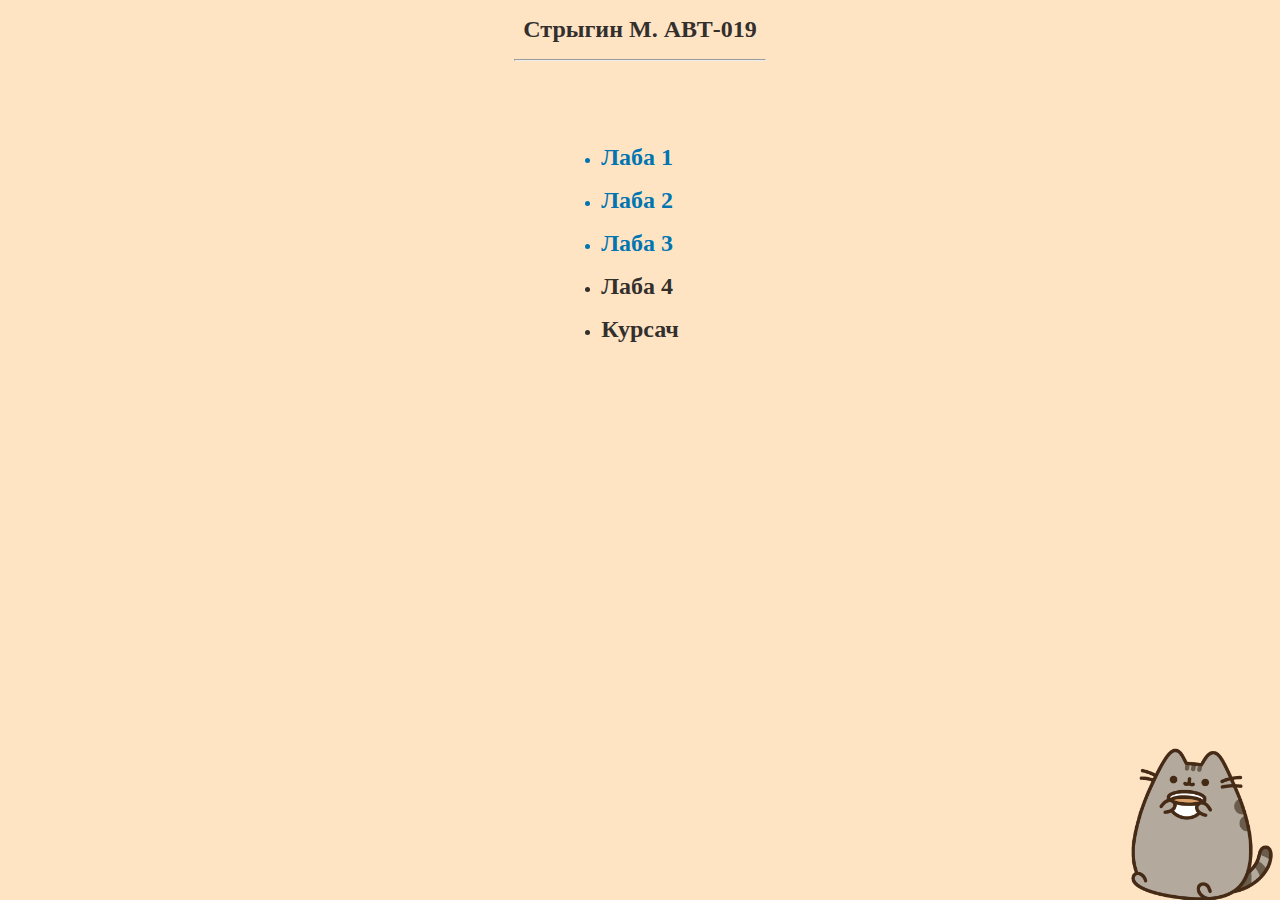
<file: semester6/web-programming/index.html>
<!DOCTYPE html>
<html>
<style>
    @import url("css/styles.css");
</style>

<head>
</head>

<body>
    <div class="center">
        <h1>Стрыгин М. АВТ-019</h1>
        <hr style="width: 250px;">  
    </div>
    <div class="center" style="margin-top: 4%;">
        <ul>
            <a href="lab1/index.html"> <li><h1>Лаба 1</h1></li></a>
            <a href="lab2/index.html"> <li><h1>Лаба 2</h1></li></a>
            <a href="lab3/index.html"> <li><h1>Лаба 3</h1></li></a>
            <li><h1>Лаба 4</h1></li>
            <li><h1>Курсач</h1></li>
        </ul>
    </div>         
    <img id="cat_gif" src="images/pusheen.gif"> 
</body>

</html>
</file>
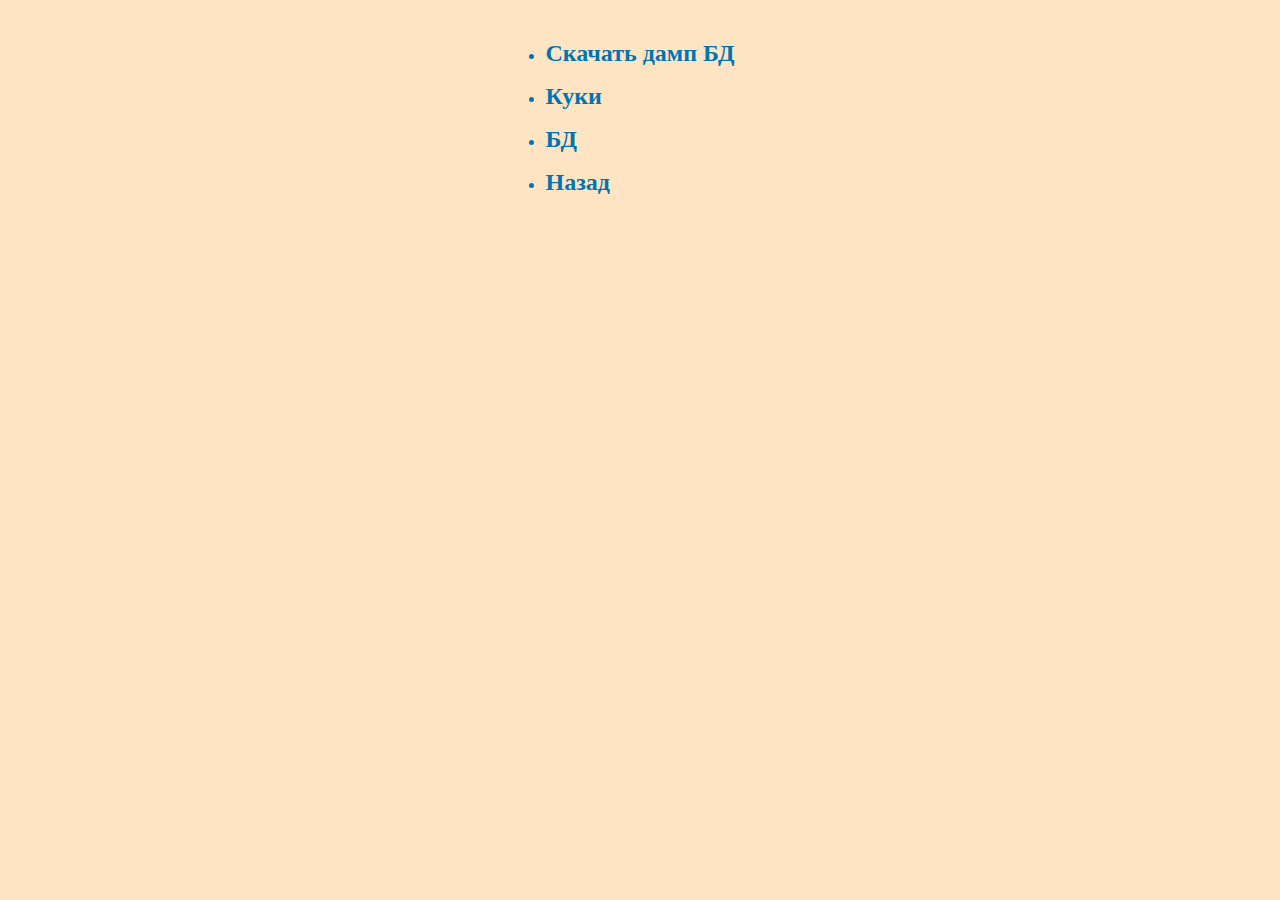
<file: semester6/web-programming/lab1/index.html>
<!DOCTYPE html>
<html>
<style>
    @import url("../css/styles.css");
</style>

<head>
</head>

<body>
    <div class="center">
        <ul>
            <a href="dump.txt" download><li><h1>Скачать дамп БД</h1></li></a>
            <a href="cookies/index.php"><li><h1>Куки</h1></li></a>
            <a href="db/index.php"><li><h1>БД</h1></li></a>
            <a href="../index.html"><li><h1>Назад</h1></li></a>
        </ul>
    </div>
</body>

</html>
</file>
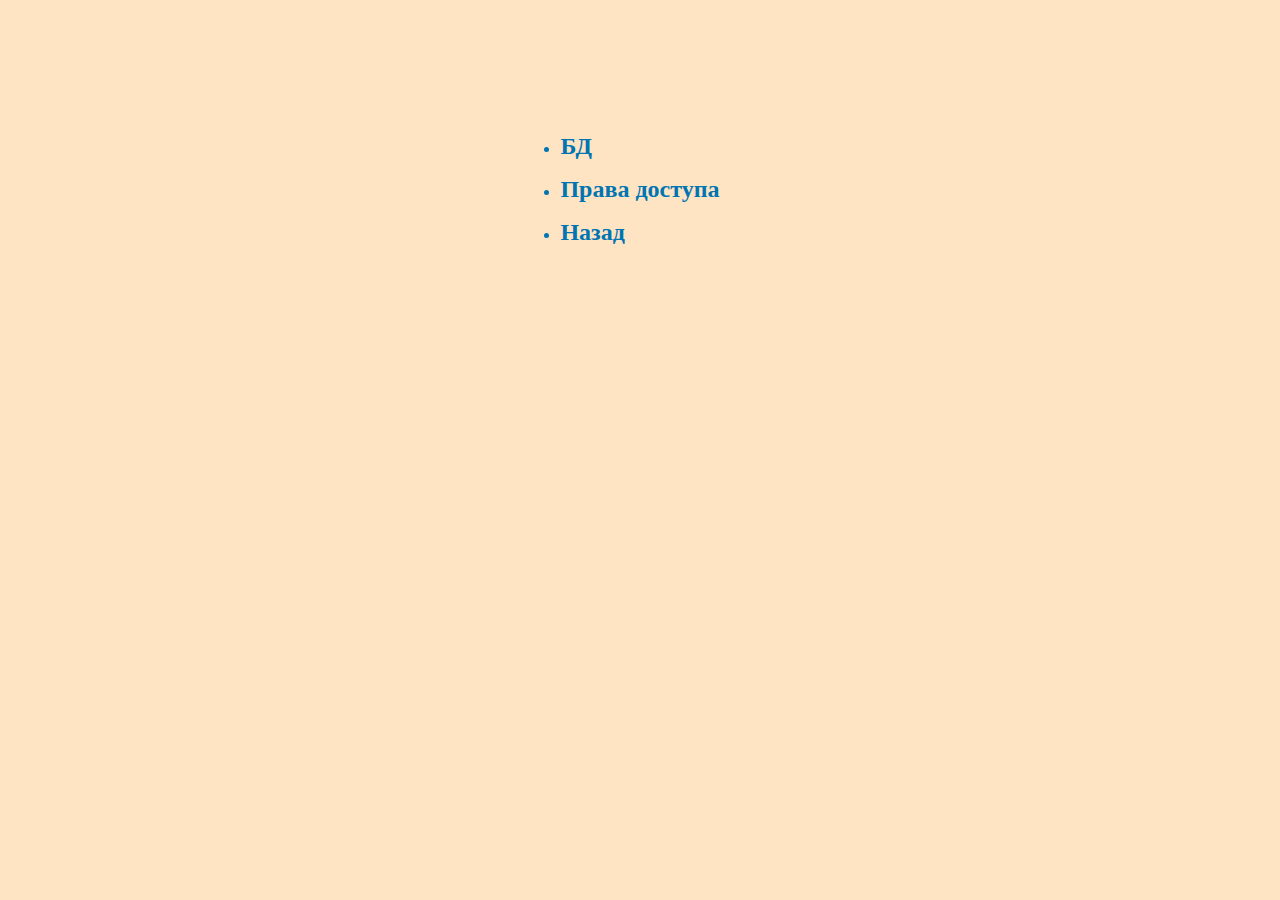
<file: semester6/web-programming/lab2/index.html>
<!DOCTYPE html>
<html>
<style>
    @import url("../css/styles.css");
</style>

<head>
</head>

<body>
    <div class="center" style="margin-top: 8%;">
        <ul>
            <a href="db/index.php"><li><h1>БД</h1></li></a>
            <a href="session/index.php"><li><h1>Права доступа</h1></li></a>
            <a href="../index.html"><li><h1>Назад</h1></li></a>
        </ul>
    </div>
</body>

</html>
</file>
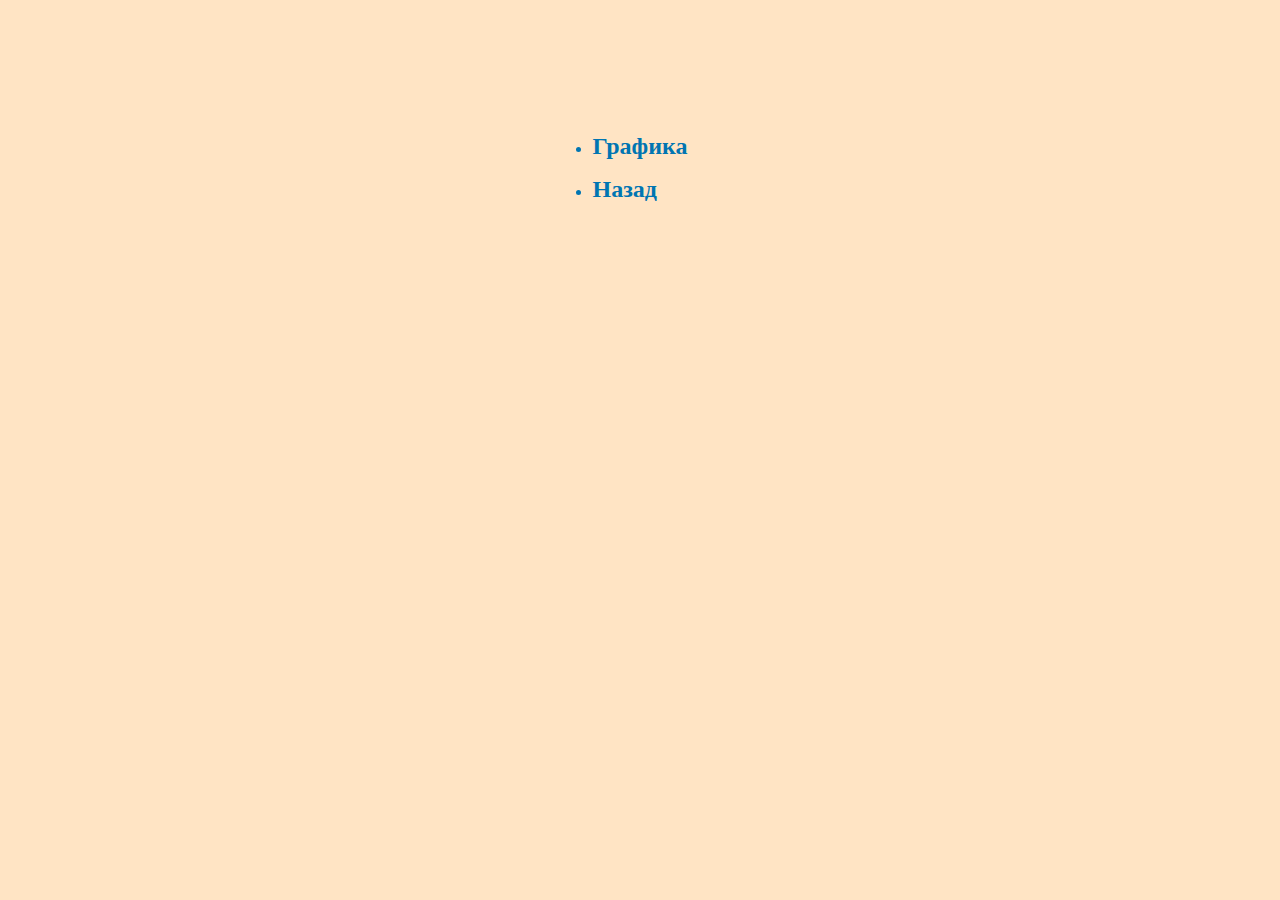
<file: semester6/web-programming/lab3/index.html>
<!DOCTYPE html>
<html>
<style>
    @import url("../css/styles.css");
</style>

<body>
    <div class="center" style="margin-top: 8%;">
        <ul>
            <a href="graphics/index.php"><li><h1>Графика</h1></li></a>
            <a href="../index.html"><li><h1>Назад</h1></li></a>
        </ul>
    </div>
</body>

</html>
</file>
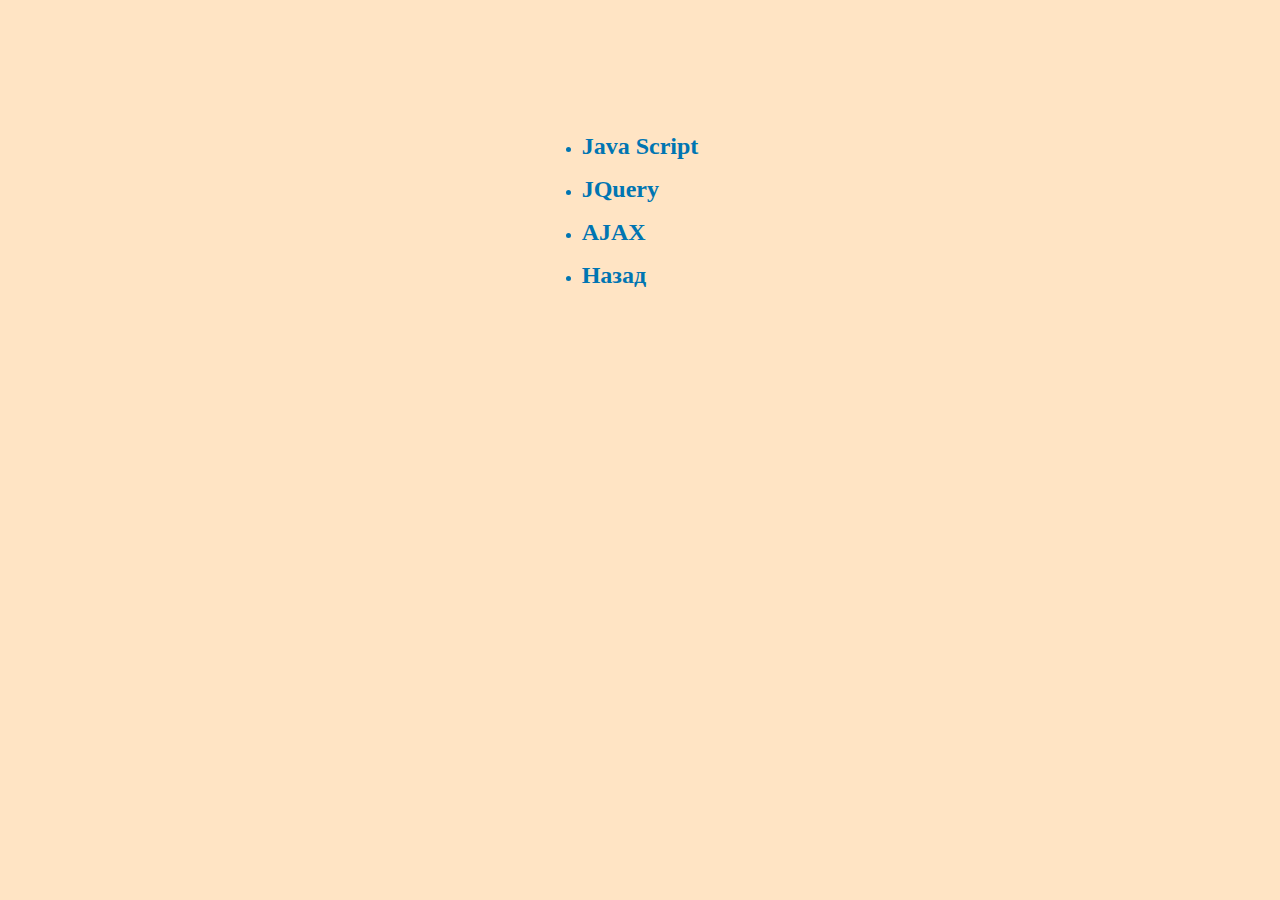
<file: semester6/web-programming/lab4/index.html>
<!DOCTYPE html>
<html>
<style>
    @import url("../css/styles.css");
</style>

<body>
    <div class="center" style="margin-top: 8%;">
        <ul>
            <a href="java_script/index.html"><li><h1>Java Script</h1></li></a>
            <a href="jquery/index.html"><li><h1>JQuery</h1></li></a>
            <a href="ajax/index.php"><li><h1>AJAX</h1></li></a>
            <a href="../index.html"><li><h1>Назад</h1></li></a>
        </ul>
    </div>
</body>

</html>
</file>
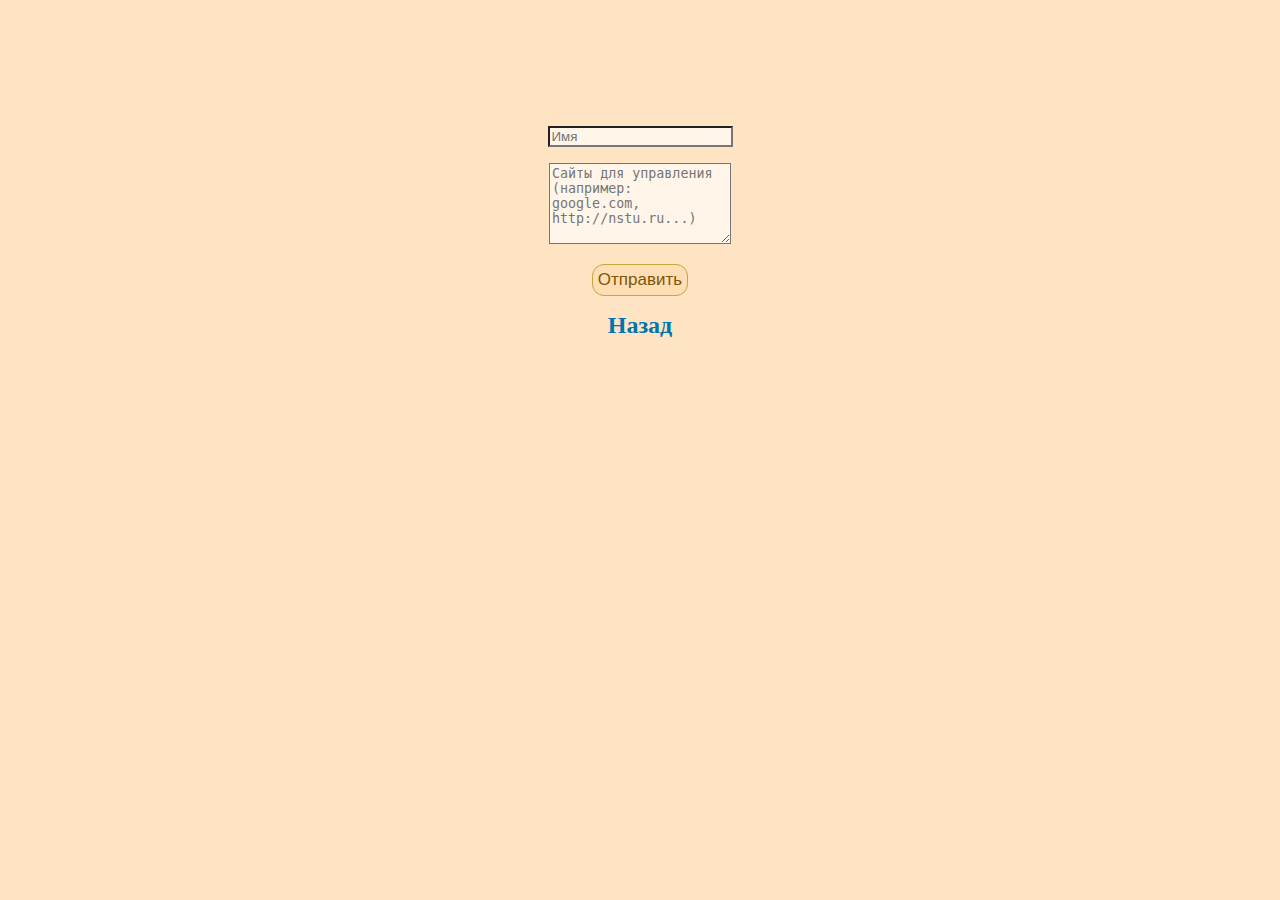
<file: semester6/web-programming/lab4/java_script/index.html>
<!DOCTYPE html>
<html>
<style>
    @import url("../../css/styles.css");
</style>

<body>
    <div style="text-align:center; margin-top: 10%">
    <form name="myForm">
        <p><input type="text" name="name" value="" placeholder="Имя"></p>
        <p><textarea name="sites" value="" rows="5" placeholder="Сайты для управления (например: google.com, http://nstu.ru...)"></textarea></p>
        <p><button style="padding: 5px 5px;" type="submit" onclick="validate()">Отправить</button></p>
    </form> 

    <script type="text/javascript">

        function validate() {

            win = window.open("", "ValidationResult", "width=500, height=400"+
            ", status=no, toolbar=no, resizable=yes, scrollbars=no, menubar=no");

            name = parent.myForm.name.value;
            sites = parent.myForm.sites.value;

            win.document.write('<script> function send(){ myForm1.submit(); } </' + 'script>');
            win.document.write("<body>");
            win.document.write("<form name='myForm1' method='post' action='../../lab1/file/write_to_file.php'>");

            win.document.write("<br>Имя=");
            win.document.write("<input type=text name='name' value='");
            win.document.write(name);
            win.document.write("''>");

            win.document.write("<br>Фамилия=<input type=text name='sites' value='");
            win.document.write(sites);
            win.document.write("''>");

            rightInput = true;

            if (!name) {
                alert("Не указано имя!");
                rightInput = false;
            }

            if (!sites) {
                alert("Не указаны сайты");
                rightInput = false;
            }

            const sitesRegExpr = /^(https?:\/\/)?[^\s]+\.[\w]+([ ,\n]+(https?:\/\/)?[^\s]+\.[\w]+)*/;

            if(!sitesRegExpr.test(sites)) {
                alert("Сайты указаны неверно. ");
                rightInput = false;
            }

            win.focus(); 

            if (rightInput) {             
                win.document.write("<br><input type=button value='Отправить' onclick='send();'></br>");
            } else {
                win.document.write("<br><input type=button value='Исправить' onclick='self.close();'></br>");
            }
        }
    </script>

    <a href="../index.html"><h1>Назад</h1></a>
    </div>
</body>

</html>
</file>
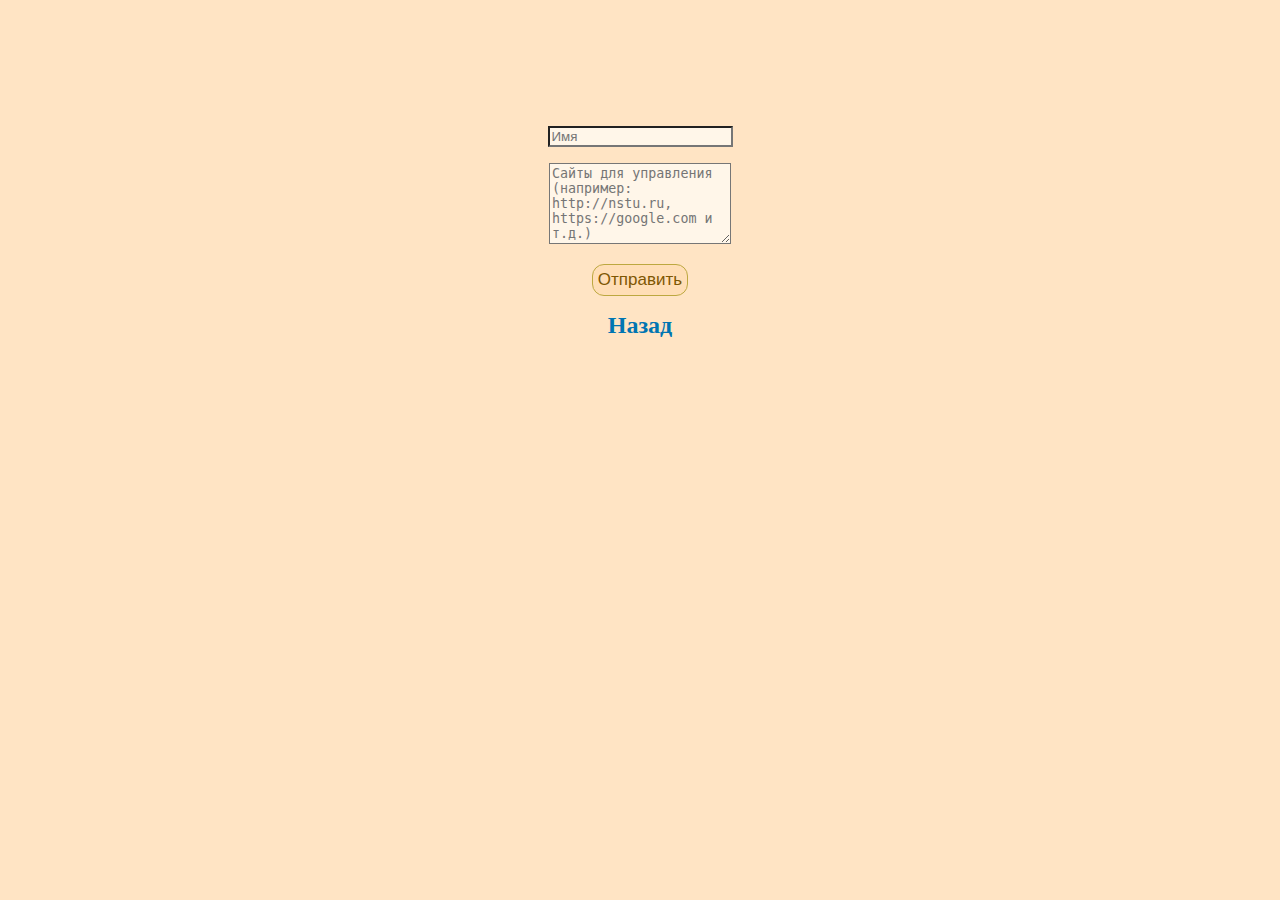
<file: semester6/web-programming/lab4/jquery/index.html>
<!DOCTYPE html>
<html>
<style>
    @import url("../../css/styles.css");
</style>

<head>
    <script type="text/javascript" src="../js_libs/jquery.min.js"></script>
    <script type="text/javascript" src="../js_libs/jquery.form.js"> </script>
    <script type="text/javascript" src="../js_libs/jquery.validate.min.js"> </script>
</head>

<body>
    <div style="text-align:center; margin-top: 10%">
    <form id="myForm" method="post" action="../../lab1/file/write_to_file.php">
        <p><input id="text" type="text" name="name" value="" placeholder="Имя"></p>
        <p><textarea id="sites" name="sites" value="" rows="5" placeholder="Сайты для управления (например: http://nstu.ru, https://google.com и т.д.)"></textarea></p>
        <p><button style="padding: 5px 5px;" type="submit">Отправить</button></p>
    </form> 

    <script type="text/javascript">
        $(document).ready(
            function(){
            var options = { 
                target: "#output",
                url: "../../lab1/file/write_to_file.php",
                type: "post",
                timeout: 3000 
            };

            $.validator.addMethod(
                "sitesValidation",
                function(value, element) {
                    var reg = /^(https?:\/\/)[^\s]+\.[\w]+([ ,\n]+(https?:\/\/)[^\s]+\.[\w]+)*$/;
                    return this.optional(element) || reg.test(value);
                }
            );


            $("#myForm").validate({
                    rules: {
                        name: {
                            required: true,
                            minlength: 2,
                            maxlength: 12
                        },
                        sites: {
                            required: true,
                            sitesValidation :  true
                        }
                    },
                    messages: {
                        name: {
                            required: "Нужно указать имя!",
                            minlength: "Не менее 2 символов",
                            maxlength: "Не более 12 символов"
                        },
                        sites: {
                            required: "Нужно указать сайты!",
                            sitesValidation : "Сайты введены неверно!"
                        }
                    },
                    focusInvalid: true,
                    errorClass: "input_error",
                });
            });
            
    </script>


    <a href="../index.html"><h1>Назад</h1></a>
    </div>
</body>

</html>
</file>
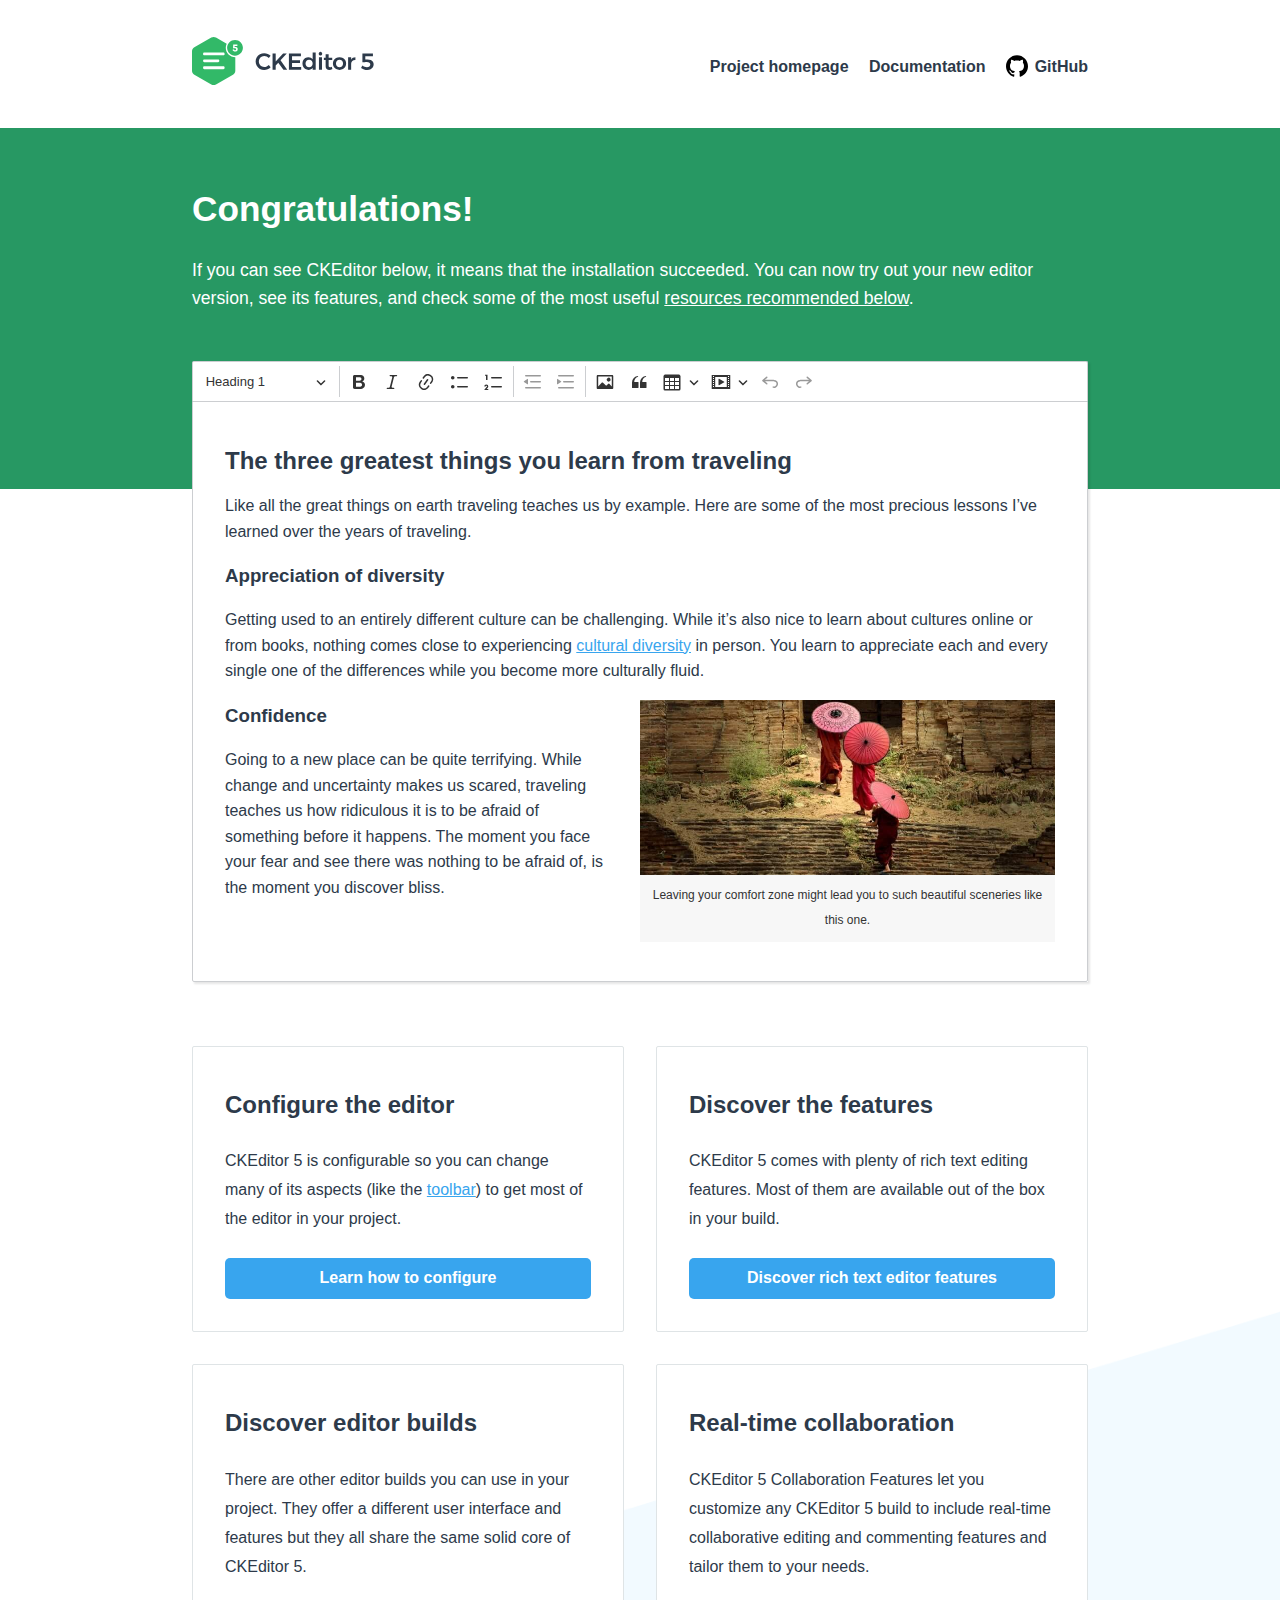
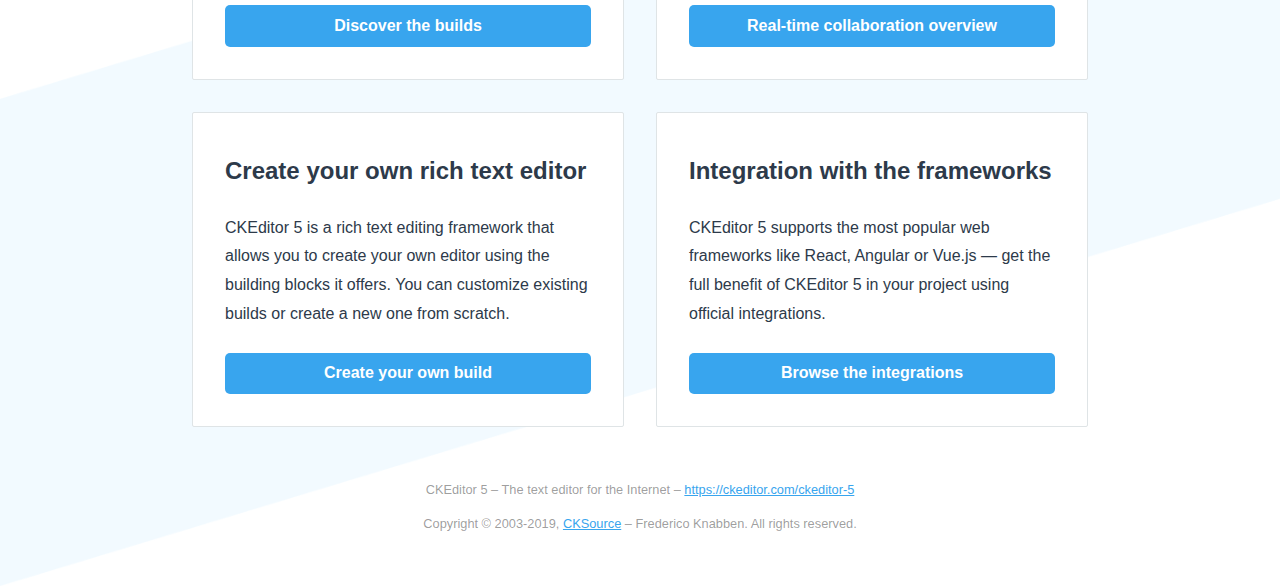
<file: semester6/web-programming/lab3/editor_kcaptcha/ckeditor5/index.html>
<!DOCTYPE html>
<!--
Copyright (c) 2003-2019, CKSource - Frederico Knabben. All rights reserved.
For licensing, see LICENSE.md or https://ckeditor.com/legal/ckeditor-oss-license
-->
<html lang="en">
<head>
	<meta charset="utf-8">
	<meta name="viewport" content="width=device-width, initial-scale=1.0, maximum-scale=1.0" />
	<link type="text/css" href="sample/css/sample.css" rel="stylesheet" media="screen" />
	<title>CKEditor 5 – classic editor build sample</title>
</head>
<body>

<header>
	<div class="centered">
		<h1><a href="https://ckeditor.com/ckeditor-5"><img src="sample/img/logo.svg" alt="WYSIWYG editor - CKEditor 5" /></a></h1>

		<input type="checkbox" id="menu-toggle" />
		<label for="menu-toggle"></label>
		  
		<nav>
			<ul>
				<li><a href="https://ckeditor.com/ckeditor-5">Project homepage</a></li>
				<li><a href="https://ckeditor.com/docs/">Documentation</a></li>
				<li><a href="https://github.com/ckeditor/ckeditor5">GitHub</a></li>
			</ul>
		</nav>
	</div>
</header>

<main>
	<div class="message">
		<div class="centered">
			<h1>Congratulations!</h1>

			<p>If you can see CKEditor below, it means that the installation succeeded. You can now try out your new editor version, see its features,
			and check some of the most useful <a href="#references">resources recommended below</a>.</p>
		</div>
	</div>
	<div class="centered">
		<div id="editor">
			<h2>The three greatest things you learn from traveling</h2>

			<p>Like all the great things on earth traveling teaches us by example. Here are some of the most precious lessons I’ve learned over the years of traveling.</p>

			<h3>Appreciation of diversity</h3>

			<p>Getting used to an entirely different culture can be challenging. While it’s also nice to learn about cultures online or from books, nothing comes close to experiencing <a href="https://en.wikipedia.org/wiki/Cultural_diversity">cultural diversity</a> in person. You learn to appreciate each and every single one of the differences while you become more culturally fluid.</p>

			<figure class="image image-style-side"><img src="sample/img/umbrellas.jpg" alt="Three Monks walking on ancient temple.">
				<figcaption>Leaving your comfort zone might lead you to such beautiful sceneries like this one.</figcaption>
			</figure>

			<h3>Confidence</h3>

			<p>Going to a new place can be quite terrifying. While change and uncertainty makes us scared, traveling teaches us how ridiculous it is to be afraid of something before it happens. The moment you face your fear and see there was nothing to be afraid of, is the moment you discover bliss.</p>
		</div>

		<div id="references">
			<section>
				<h2>Configure the editor</h2>
				<p>CKEditor 5 is configurable so you can change many of its aspects (like the <a href="https://ckeditor.com/docs/ckeditor5/latest/builds/guides/integration/configuration.html#toolbar-setup">toolbar</a>) to get most of the editor in your project.</p>
				<p><a href="https://ckeditor.com/docs/ckeditor5/latest/builds/guides/integration/configuration.html">Learn how to configure</a></p>
			</section>

			<section>
				<h2>Discover the features</h2>
				<p>CKEditor 5 comes with plenty of rich text editing features. Most of them are available out of the box in your build.</p>
				<p><a href="https://ckeditor.com/docs/ckeditor5/latest/features/index.html">Discover rich text editor features</a></p>				</section>

			<section>
				<h2>Discover editor builds</h2>
				<p>There are other editor builds you can use in your project. They offer a different user interface and features but they all share the same solid core of CKEditor 5.</p>
				<p><a href="https://ckeditor.com/docs/ckeditor5/latest/builds/guides/overview.html">Discover the builds</a></p>
			</section>

			<section>
				<h2>Real-time collaboration</h2>
				<p>CKEditor 5 Collaboration Features let you customize any CKEditor 5 build to include real-time collaborative editing and commenting features and tailor them to your needs.</p>
				<p><a href="https://ckeditor.com/docs/ckeditor5/latest/features/collaboration/collaboration.html">Real-time collaboration overview</a></p>
			</section>

			<section>
				<h2>Create your own rich text editor</h2>
				<p>CKEditor 5 is a rich text editing framework that allows you to create your own editor using the building blocks it offers. You can customize existing builds or create a new one from scratch.</p>
				<p><a href="https://ckeditor.com/docs/ckeditor5/latest/builds/guides/development/custom-builds.html">Create your own build</a></p>
			</section>

			<section>
				<h2>Integration with the frameworks</h2>
				<p>CKEditor 5 supports the most popular web frameworks like React, Angular or Vue.js &mdash; get the full benefit of CKEditor 5 in your project using official integrations.</p>
				<p><a href="https://ckeditor.com/docs/ckeditor5/latest/builds/guides/integration/frameworks/overview.html">Browse the integrations</a></p>
			</section>	
		</div>
	</div>
</main>

<footer>
	<div>
		<p>CKEditor 5 – The text editor for the Internet – <a href="https://ckeditor.com/ckeditor-5">https://ckeditor.com/ckeditor-5</a></p>
		<p>Copyright © 2003-2019, <a href="https://cksource.com/">CKSource</a> – Frederico Knabben. All rights reserved.</p>
	</div>
</footer>

<script src="ckeditor.js"></script>

<script>
	ClassicEditor
		.create( document.querySelector( '#editor' ), {
			// toolbar: [ 'heading', '|', 'bold', 'italic', 'link' ]
		} )
		.then( editor => {
			window.editor = editor;
		} )
		.catch( err => {
			console.error( err.stack );
		} );
</script>

</body>
</html>
</file>
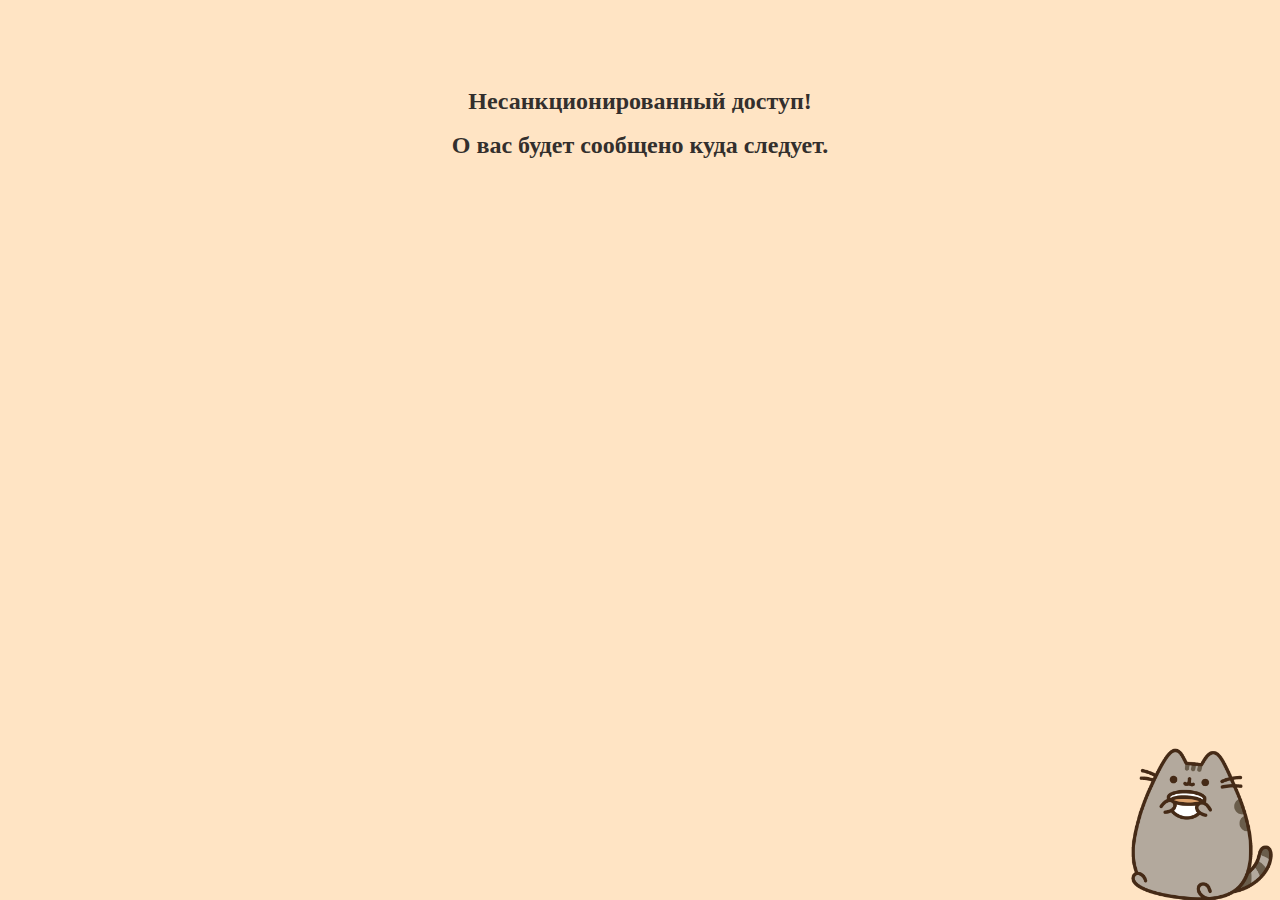
<file: semester6/web-programming/lab2/session/access_denied.html>
<!DOCTYPE html>
<html>
<style>
    @import url("../../css/styles.css");
</style>

<head>
</head>

<body>
    <div class="center" style="margin-top: 7%;">
    <p><h1>Несанкционированный доступ!</h1></p>
    <p><h1>О вас будет сообщено куда следует.</h1></p>
    </div>         
    <img id="cat_gif" src="../../images/pusheen.gif"> 
</body>

</html>
</file>
<file: semester6/web-programming/lab3/editor_kcaptcha/ckeditor5/sample/css/sample.css>
/**
 * @license Copyright (c) 2003-2019, CKSource - Frederico Knabben. All rights reserved.
 * For licensing, see LICENSE.md or https://ckeditor.com/legal/ckeditor-oss-license
 */

:root {
	--ck-sample-base-spacing: 2em;
	--ck-sample-color-white: #fff;
	--ck-sample-color-green: #279863;
}

body, html {
	padding: 0;
	margin: 0;

	font-family: sans-serif, Arial, Verdana, "Trebuchet MS", "Apple Color Emoji", "Segoe UI Emoji", "Segoe UI Symbol";
	font-size: 16px;
	line-height: 22px;
}

body {
	height: 100%;
	color: #2D3A4A;
	background-image: url(../img/bg.png);
	background-repeat: no-repeat;
	background-position: 50% 100%;
	background-size: 100% auto;
}

body * {
	box-sizing: border-box;
}

a {
	color: #38A5EE;
}

abbr {
	border-bottom: 1px dotted #333;
	text-decoration: none;
}

.centered {
	max-width: 960px;
	margin: 0 auto;
	padding: 0 var(--ck-sample-base-spacing);
}

/* --------- HEADER ---------------------------------------------------------------------------- */

header .centered {
	display: flex;
	flex-flow: row nowrap;
	justify-content: space-between;
	align-items: center;
	min-height: 8em;
}

header h1 {
	margin: 0;
	font-size: 1em;
	display: inline-block;
}

header h1 a {
	display: inline-block;
	line-height: 0;
}

header h1 img {
	height: 3em;
}

header nav ul {
	margin: 0;
	padding: 0;
	list-style-type: none;
}

header nav ul li {
	display: inline-block;
}

header nav ul li + li {
	margin-left: 1em;
}

header nav ul li a {
	font-weight: bold;
	text-decoration: none;
	color: #2D3A4A;
}

header nav ul li a:hover {
	text-decoration: underline;
}

header nav ul li:last-child a::before {
	content: url(../img/github.svg);
	width: 1.4em;
	height: 1.4em;
	display: inline-block;
	margin-right: .4em;
	position: relative;
	top: .3em;
}

header input {
	display: none;
}

header label {
	display: none;
}

/* --------- MAIN ------------------------------------------------------------------------------- */

main .message {
	padding: 0 0 var(--ck-sample-base-spacing);
	background: var(--ck-sample-color-green);
	color: var(--ck-sample-color-white);
}

main .message::after {
	content: "";
	z-index: -1;
	display: block;
	height: 10em;
	width: 100%;
	background: var(--ck-sample-color-green);
	position: absolute;
	left: 0;
}

main .message h1 {
	padding-top: var(--ck-sample-base-spacing);
	margin: 0 0 1em;
	font-size: 2.2em;
}

main .message p {
	font-size: 1.1em;
	line-height: 1.6em;
}

main .message p a {
	color: var(--ck-sample-color-white);
}

main #editor {
	background: var(--ck-sample-color-white);
	box-shadow: 2px 2px 2px rgba(0,0,0,.1);
	border: 1px solid #DFE4E6;			
	border-bottom-color: #cdd0d2;
	border-right-color: #cdd0d2;
}

main .ck.ck-editor {
	box-shadow: 2px 2px 2px rgba(0,0,0,.1);
}

main .ck.ck-content {
	font-size: 1em;
	line-height: 1.6em;
	margin-bottom: 0.8em;
	min-height: 200px;
	padding: 1.5em 2em;
}

main #references {
	margin: 4em 0 var(--ck-sample-base-spacing);
	display: grid;
	grid-template-columns: repeat( auto-fit, minmax(320px, 1fr) );
	grid-gap: var(--ck-sample-base-spacing);
}

main #references > section {
	background: var(--ck-sample-color-white);
	border-radius: 2px;
	border: 1px solid #DFE4E6;			
	padding: var(--ck-sample-base-spacing);
	line-height: 1.8em;

	display: flex;
	flex-flow: column nowrap;
	justify-content: space-between;
}

main #references > section h2 {
	margin: .5em 0;
}

main #references > section p:first-of-type {
	flex: 1 0 auto;
}

main #references > section p:last-child {
	margin: calc(.25*var(--ck-sample-base-spacing)) 0 0;
}

main #references > section p:last-child a {
	background: #38A5EE;
	border-radius: 5px;
	padding: .4em 1em;
	color: var(--ck-sample-color-white);
	text-decoration: none;
	font-weight: bold;
	display: block;
	text-align: center;
}

main #references > section p:last-child a:hover {
	background: #218cd4;
}

/* --------- MAIN / DOCUMENT EDITOR --------------------------------------------------------------- */

main .document-editor {
	border: 1px solid #DFE4E6;
	border-bottom-color: #cdd0d2;
	border-right-color: #cdd0d2;
	border-radius: 2px;
	max-height: 700px;
	display: flex;
	flex-flow: column nowrap;
	box-shadow: 2px 2px 2px rgba(0,0,0,.1);
}

main .toolbar-container {
	z-index: 1;
	position: relative;
	box-shadow: 2px 2px 1px rgba(0,0,0,.05);
}

main .toolbar-container .ck.ck-toolbar {
	border-top-width: 0;
	border-left-width: 0;
	border-right-width: 0;
	border-radius: 0;
}

main .content-container {
	padding: var(--ck-sample-base-spacing);
	background: #eee;
	overflow-y: scroll;
}

main .content-container #editor {
	border-top-left-radius: 0;
	border-top-right-radius: 0;

	width: 15.8cm;
	min-height: 21cm;
	padding: 1cm 1cm 2cm;
	margin: 0 auto;
	box-shadow: 2px 2px 1px rgba(0,0,0,.05);
}

/* --------- FOOTER ------------------------------------------------------------------------------- */

footer {
	margin: calc(2*var(--ck-sample-base-spacing)) var(--ck-sample-base-spacing);
	font-size: .8em;
	text-align: center;
	color: rgba(0,0,0,.4);
}

/* --------- RWD ------------------------------------------------------------------------------- */

@media (max-width: 900px) {
	header .centered {
		padding-top: var(--ck-sample-base-spacing);
		padding-bottom: var(--ck-sample-base-spacing);
		flex-flow: column nowrap;
		align-items: stretch;
		min-height: unset;
	}

	header h1 {
		text-align: center;
		margin-bottom: var(--ck-sample-base-spacing);
	}

	header nav ul {
		text-align: center;
	}
}

@media (max-width: 600px) {
	header .centered {
		padding-left: 0;
		padding-right: 0;
	}

	header nav {
		position: absolute;
		top: 0;
		left: 0;
		right: 0;		
		background: #fff;
		padding: 1em 0;
		transition: all .4s ease-out;
		transform: translateY(-100%);
		overflow: hidden;
	}

	header h1 {
		margin: 0;
	}

	header nav ul li {
		display: block;
		line-height: 3em;
		margin-bottom: 1px;
	}

	header nav ul li a {
		display: block;
	}

	header nav ul li a:hover {
		background: #eee;
	}

	header nav ul li + li {
		margin-left: 0;
	}

	header label {
		display: block;
		color: #fff;
		width: 40px;
		height: 40px;
		position: absolute;
		top: 10px;
		left: 10px;
		z-index: 1;
		transition: transform .2s ease-out;
		transform: rotate(0deg);
		background: url([data-uri]) center center no-repeat;
	}

	header input:checked ~ nav {
		transform: translateY(0%);
		box-shadow: 0 3px 3px rgba(0,0,0,.1);		
	}

	header input:checked ~ label {
		background-image: url([data-uri]);
		transform: rotate(180deg);
	}

	main #references {
		grid-template-columns: repeat( auto-fit, minmax(240px, 1fr) );
	}
}
</file>
